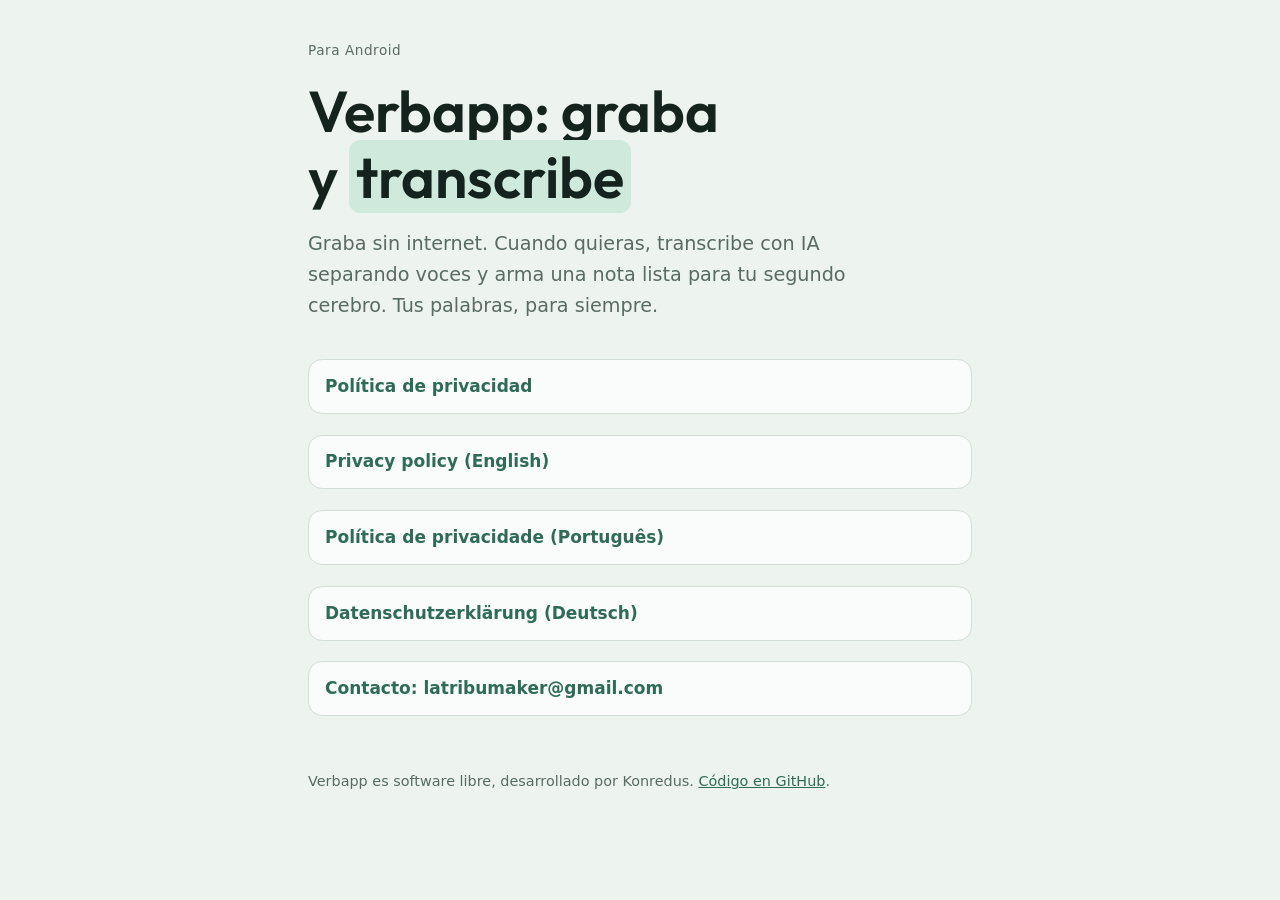
<file: index.html>
<!doctype html>
<html lang="es">
<head>
<meta charset="utf-8">
<meta name="viewport" content="width=device-width, initial-scale=1">
<title>Verbapp: graba y transcribe</title>
<meta name="description" content="Verbapp: grabadora y transcriptor para Android. Graba sin internet y transcribe con IA, separando voces.">
<link rel="stylesheet" href="estilo.css">
</head>
<body>
<main class="home">
  <p class="eyebrow">Para Android</p>
  <h1>Verbapp: graba y <span class="hl">transcribe</span></h1>
  <p class="lead">Graba sin internet. Cuando quieras, transcribe con IA separando voces y arma una nota lista para tu segundo cerebro. Tus palabras, para siempre.</p>
  <ul class="links">
    <li><a href="privacidad.html">Política de privacidad</a></li>
    <li><a href="privacy.html" hreflang="en">Privacy policy (English)</a></li>
    <li><a href="privacidade.html" hreflang="pt-BR">Política de privacidade (Português)</a></li>
    <li><a href="datenschutz.html" hreflang="de">Datenschutzerklärung (Deutsch)</a></li>
    <li><a href="mailto:latribumaker@gmail.com">Contacto: latribumaker@gmail.com</a></li>
  </ul>
  <footer>Verbapp es software libre, desarrollado por Konredus. <a href="https://github.com/Konredus/Android-app-para-grabar-y-transcribir">Código en GitHub</a>.</footer>
</main>
</body>
</html>
</file>
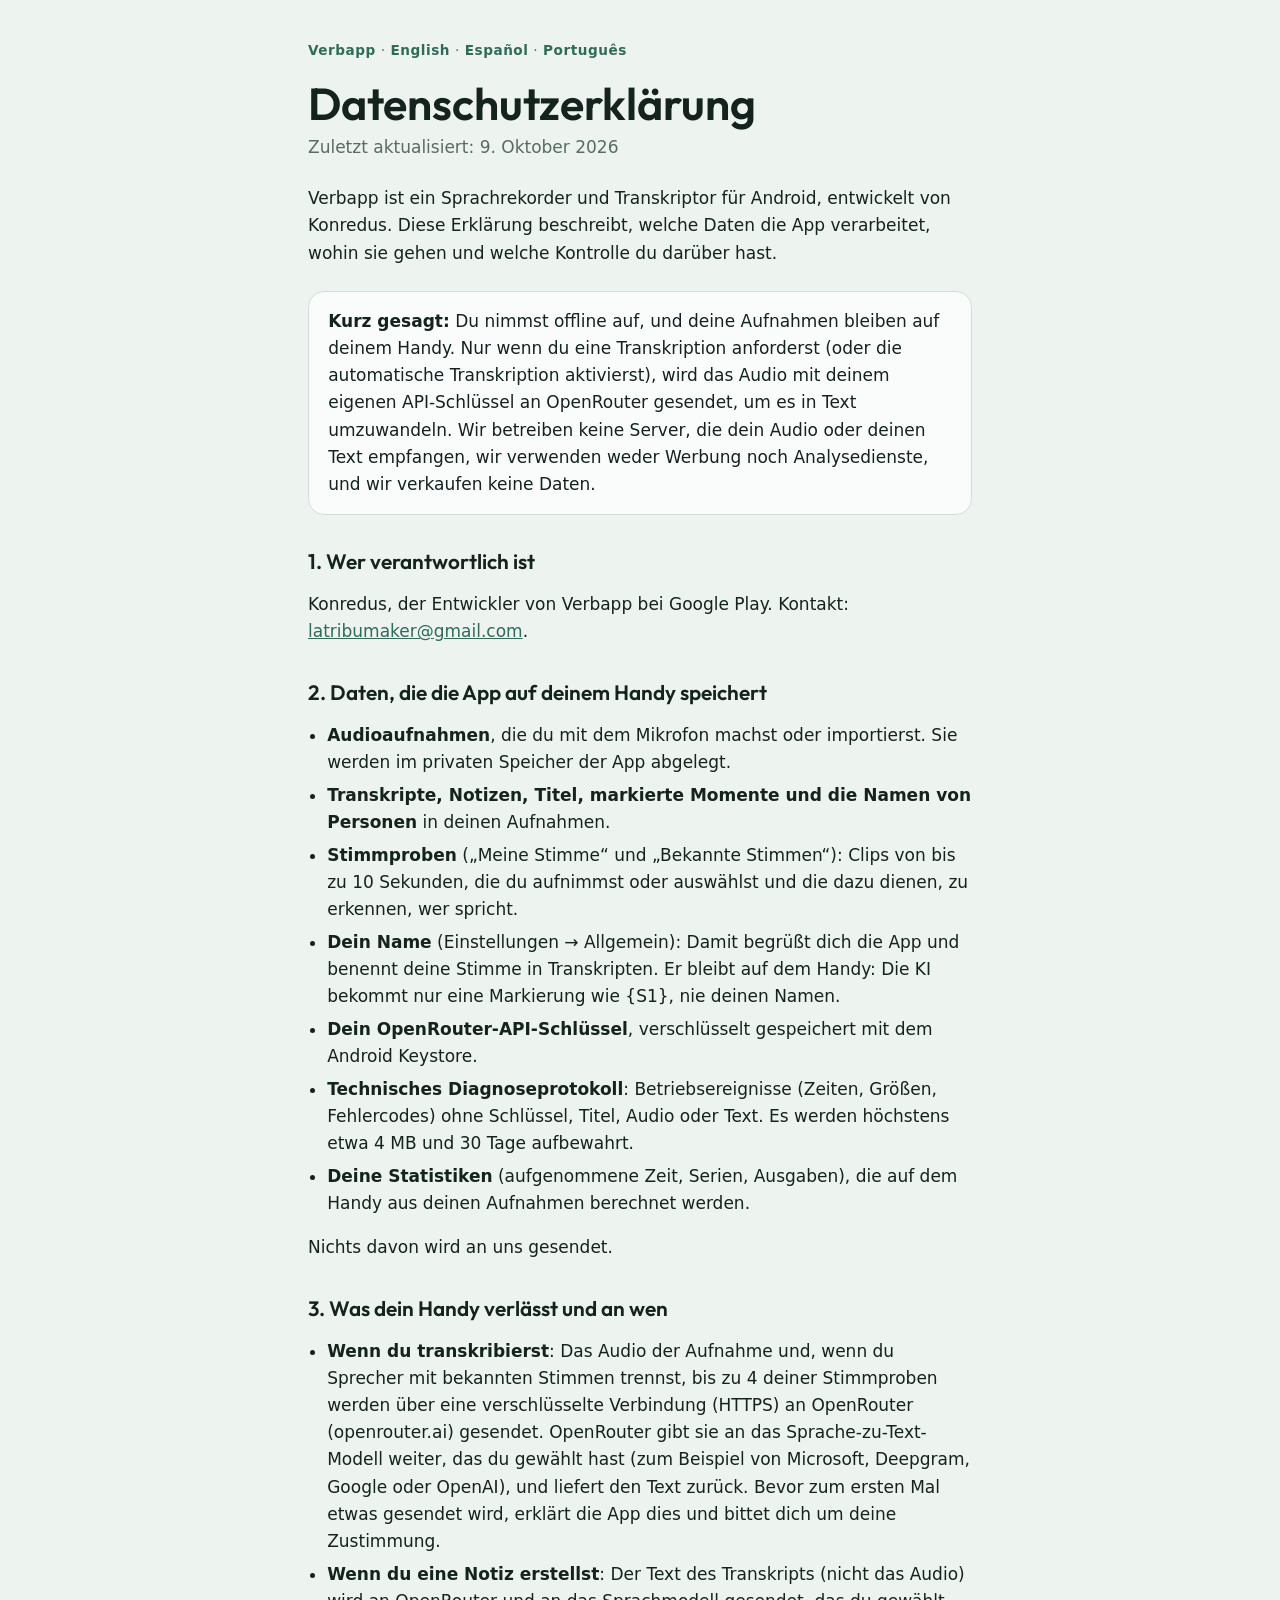
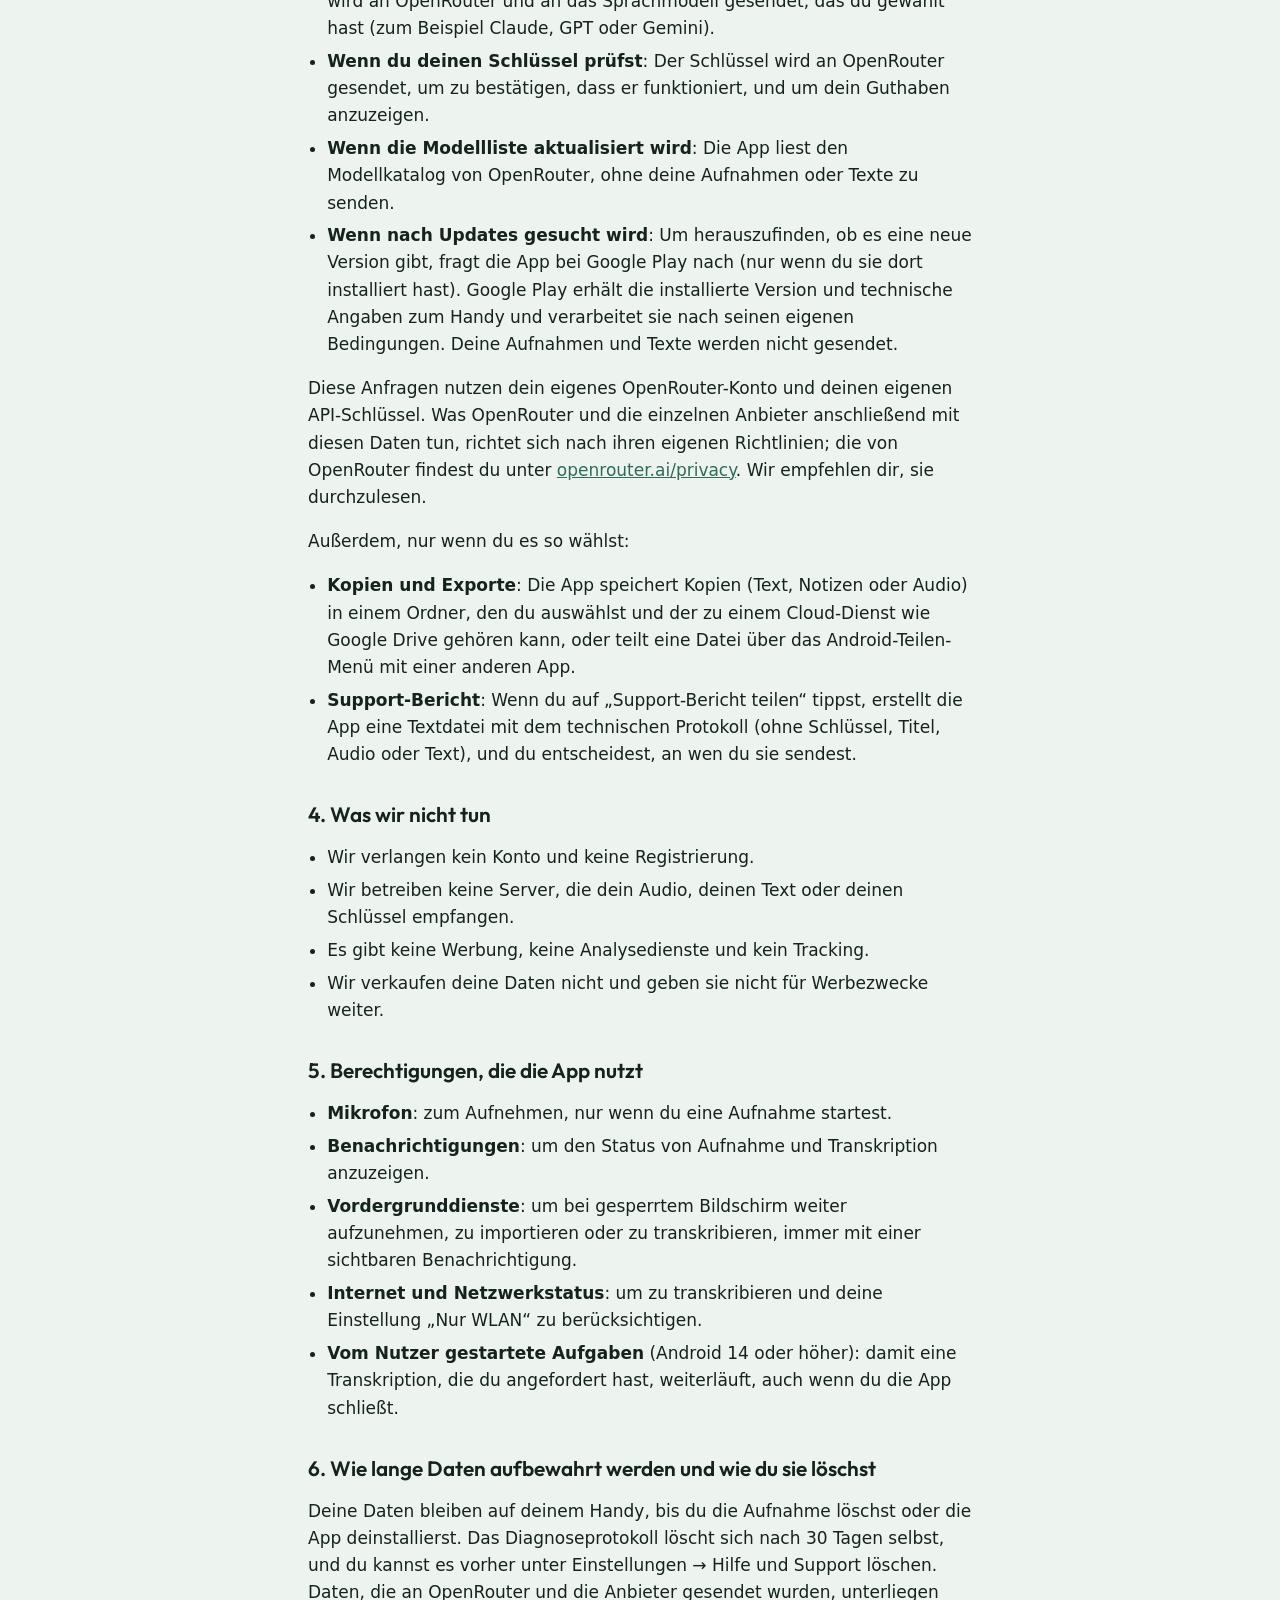
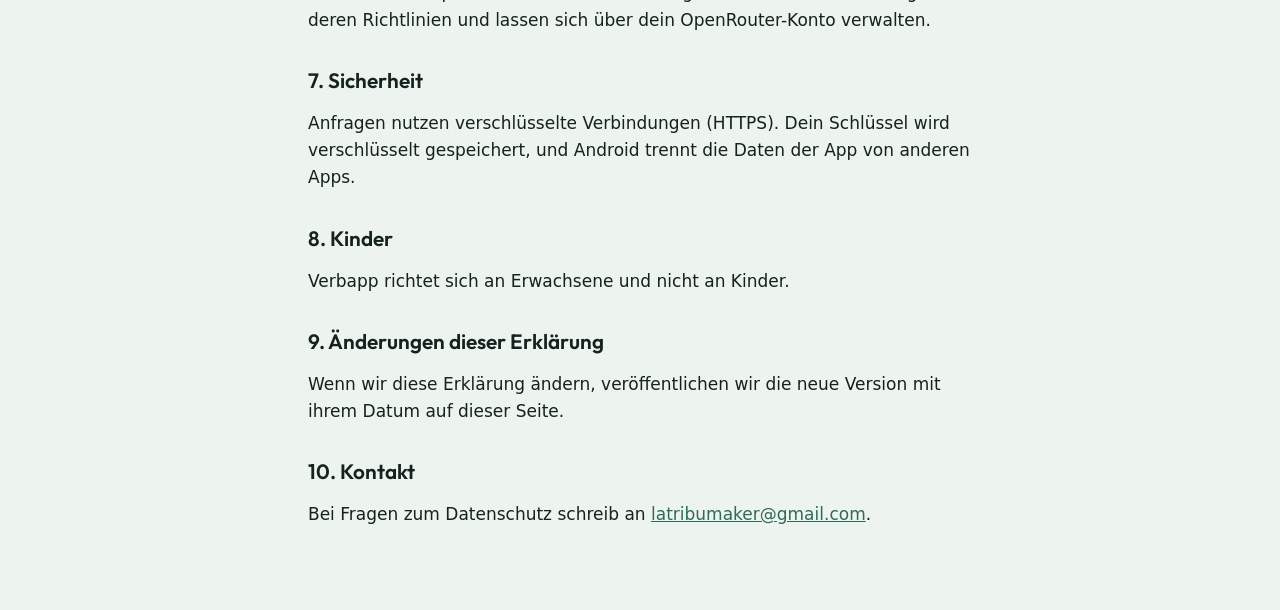
<file: datenschutz.html>
<!doctype html>
<html lang="de">
<head>
<meta charset="utf-8">
<meta name="viewport" content="width=device-width, initial-scale=1">
<title>Datenschutzerklärung · Verbapp</title>
<meta name="description" content="Welche Daten Verbapp verarbeitet, wohin sie gehen und welche Kontrolle du hast.">
<link rel="stylesheet" href="estilo.css">
</head>
<body>
<main class="doc">
  <p class="eyebrow"><a href="./">Verbapp</a> · <a href="privacy.html" hreflang="en">English</a> · <a href="privacidad.html" hreflang="es">Español</a> · <a href="privacidade.html" hreflang="pt-BR">Português</a></p>
  <h1>Datenschutzerklärung</h1>
  <p class="meta">Zuletzt aktualisiert: 9. Oktober 2026</p>

  <p>Verbapp ist ein Sprachrekorder und Transkriptor für Android, entwickelt von Konredus. Diese Erklärung beschreibt, welche Daten die App verarbeitet, wohin sie gehen und welche Kontrolle du darüber hast.</p>

  <div class="summary">
    <p><strong>Kurz gesagt:</strong> Du nimmst offline auf, und deine Aufnahmen bleiben auf deinem Handy. Nur wenn du eine Transkription anforderst (oder die automatische Transkription aktivierst), wird das Audio mit deinem eigenen API-Schlüssel an OpenRouter gesendet, um es in Text umzuwandeln. Wir betreiben keine Server, die dein Audio oder deinen Text empfangen, wir verwenden weder Werbung noch Analysedienste, und wir verkaufen keine Daten.</p>
  </div>

  <h2>1. Wer verantwortlich ist</h2>
  <p>Konredus, der Entwickler von Verbapp bei Google Play. Kontakt: <a href="mailto:latribumaker@gmail.com">latribumaker@gmail.com</a>.</p>

  <h2>2. Daten, die die App auf deinem Handy speichert</h2>
  <ul>
    <li><strong>Audioaufnahmen</strong>, die du mit dem Mikrofon machst oder importierst. Sie werden im privaten Speicher der App abgelegt.</li>
    <li><strong>Transkripte, Notizen, Titel, markierte Momente und die Namen von Personen</strong> in deinen Aufnahmen.</li>
    <li><strong>Stimmproben</strong> („Meine Stimme“ und „Bekannte Stimmen“): Clips von bis zu 10 Sekunden, die du aufnimmst oder auswählst und die dazu dienen, zu erkennen, wer spricht.</li>
    <li><strong>Dein Name</strong> (Einstellungen → Allgemein): Damit begrüßt dich die App und benennt deine Stimme in Transkripten. Er bleibt auf dem Handy: Die KI bekommt nur eine Markierung wie {S1}, nie deinen Namen.</li>
    <li><strong>Dein OpenRouter-API-Schlüssel</strong>, verschlüsselt gespeichert mit dem Android Keystore.</li>
    <li><strong>Technisches Diagnoseprotokoll</strong>: Betriebsereignisse (Zeiten, Größen, Fehlercodes) ohne Schlüssel, Titel, Audio oder Text. Es werden höchstens etwa 4 MB und 30 Tage aufbewahrt.</li>
    <li><strong>Deine Statistiken</strong> (aufgenommene Zeit, Serien, Ausgaben), die auf dem Handy aus deinen Aufnahmen berechnet werden.</li>
  </ul>
  <p>Nichts davon wird an uns gesendet.</p>

  <h2>3. Was dein Handy verlässt und an wen</h2>
  <ul>
    <li><strong>Wenn du transkribierst</strong>: Das Audio der Aufnahme und, wenn du Sprecher mit bekannten Stimmen trennst, bis zu 4 deiner Stimmproben werden über eine verschlüsselte Verbindung (HTTPS) an OpenRouter (openrouter.ai) gesendet. OpenRouter gibt sie an das Sprache-zu-Text-Modell weiter, das du gewählt hast (zum Beispiel von Microsoft, Deepgram, Google oder OpenAI), und liefert den Text zurück. Bevor zum ersten Mal etwas gesendet wird, erklärt die App dies und bittet dich um deine Zustimmung.</li>
    <li><strong>Wenn du eine Notiz erstellst</strong>: Der Text des Transkripts (nicht das Audio) wird an OpenRouter und an das Sprachmodell gesendet, das du gewählt hast (zum Beispiel Claude, GPT oder Gemini).</li>
    <li><strong>Wenn du deinen Schlüssel prüfst</strong>: Der Schlüssel wird an OpenRouter gesendet, um zu bestätigen, dass er funktioniert, und um dein Guthaben anzuzeigen.</li>
    <li><strong>Wenn die Modellliste aktualisiert wird</strong>: Die App liest den Modellkatalog von OpenRouter, ohne deine Aufnahmen oder Texte zu senden.</li>
    <li><strong>Wenn nach Updates gesucht wird</strong>: Um herauszufinden, ob es eine neue Version gibt, fragt die App bei Google Play nach (nur wenn du sie dort installiert hast). Google Play erhält die installierte Version und technische Angaben zum Handy und verarbeitet sie nach seinen eigenen Bedingungen. Deine Aufnahmen und Texte werden nicht gesendet.</li>
  </ul>
  <p>Diese Anfragen nutzen dein eigenes OpenRouter-Konto und deinen eigenen API-Schlüssel. Was OpenRouter und die einzelnen Anbieter anschließend mit diesen Daten tun, richtet sich nach ihren eigenen Richtlinien; die von OpenRouter findest du unter <a href="https://openrouter.ai/privacy">openrouter.ai/privacy</a>. Wir empfehlen dir, sie durchzulesen.</p>
  <p>Außerdem, nur wenn du es so wählst:</p>
  <ul>
    <li><strong>Kopien und Exporte</strong>: Die App speichert Kopien (Text, Notizen oder Audio) in einem Ordner, den du auswählst und der zu einem Cloud-Dienst wie Google Drive gehören kann, oder teilt eine Datei über das Android-Teilen-Menü mit einer anderen App.</li>
    <li><strong>Support-Bericht</strong>: Wenn du auf „Support-Bericht teilen“ tippst, erstellt die App eine Textdatei mit dem technischen Protokoll (ohne Schlüssel, Titel, Audio oder Text), und du entscheidest, an wen du sie sendest.</li>
  </ul>

  <h2>4. Was wir nicht tun</h2>
  <ul>
    <li>Wir verlangen kein Konto und keine Registrierung.</li>
    <li>Wir betreiben keine Server, die dein Audio, deinen Text oder deinen Schlüssel empfangen.</li>
    <li>Es gibt keine Werbung, keine Analysedienste und kein Tracking.</li>
    <li>Wir verkaufen deine Daten nicht und geben sie nicht für Werbezwecke weiter.</li>
  </ul>

  <h2>5. Berechtigungen, die die App nutzt</h2>
  <ul>
    <li><strong>Mikrofon</strong>: zum Aufnehmen, nur wenn du eine Aufnahme startest.</li>
    <li><strong>Benachrichtigungen</strong>: um den Status von Aufnahme und Transkription anzuzeigen.</li>
    <li><strong>Vordergrunddienste</strong>: um bei gesperrtem Bildschirm weiter aufzunehmen, zu importieren oder zu transkribieren, immer mit einer sichtbaren Benachrichtigung.</li>
    <li><strong>Internet und Netzwerkstatus</strong>: um zu transkribieren und deine Einstellung „Nur WLAN“ zu berücksichtigen.</li>
    <li><strong>Vom Nutzer gestartete Aufgaben</strong> (Android 14 oder höher): damit eine Transkription, die du angefordert hast, weiterläuft, auch wenn du die App schließt.</li>
  </ul>

  <h2>6. Wie lange Daten aufbewahrt werden und wie du sie löschst</h2>
  <p>Deine Daten bleiben auf deinem Handy, bis du die Aufnahme löschst oder die App deinstallierst. Das Diagnoseprotokoll löscht sich nach 30 Tagen selbst, und du kannst es vorher unter Einstellungen → Hilfe und Support löschen. Daten, die an OpenRouter und die Anbieter gesendet wurden, unterliegen deren Richtlinien und lassen sich über dein OpenRouter-Konto verwalten.</p>

  <h2>7. Sicherheit</h2>
  <p>Anfragen nutzen verschlüsselte Verbindungen (HTTPS). Dein Schlüssel wird verschlüsselt gespeichert, und Android trennt die Daten der App von anderen Apps.</p>

  <h2>8. Kinder</h2>
  <p>Verbapp richtet sich an Erwachsene und nicht an Kinder.</p>

  <h2>9. Änderungen dieser Erklärung</h2>
  <p>Wenn wir diese Erklärung ändern, veröffentlichen wir die neue Version mit ihrem Datum auf dieser Seite.</p>

  <h2>10. Kontakt</h2>
  <p>Bei Fragen zum Datenschutz schreib an <a href="mailto:latribumaker@gmail.com">latribumaker@gmail.com</a>.</p>
</main>
</body>
</html>
</file>
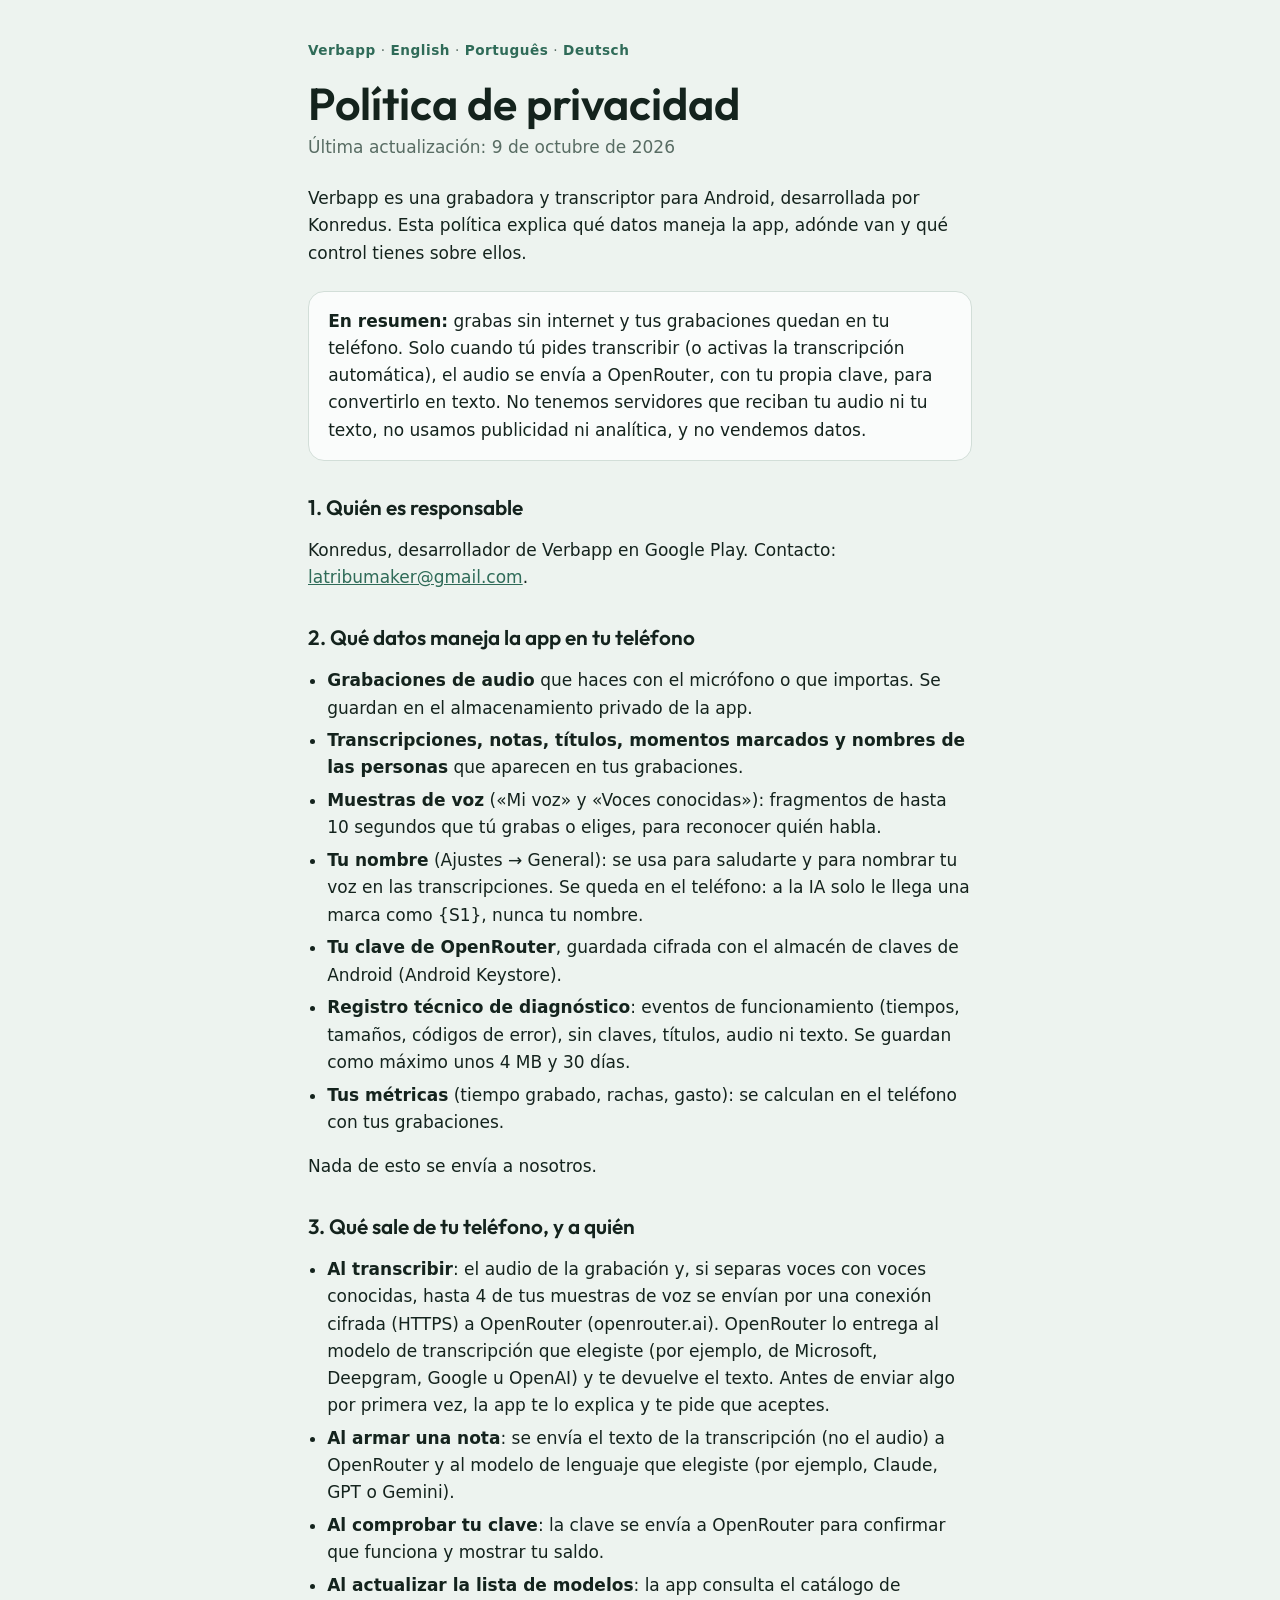
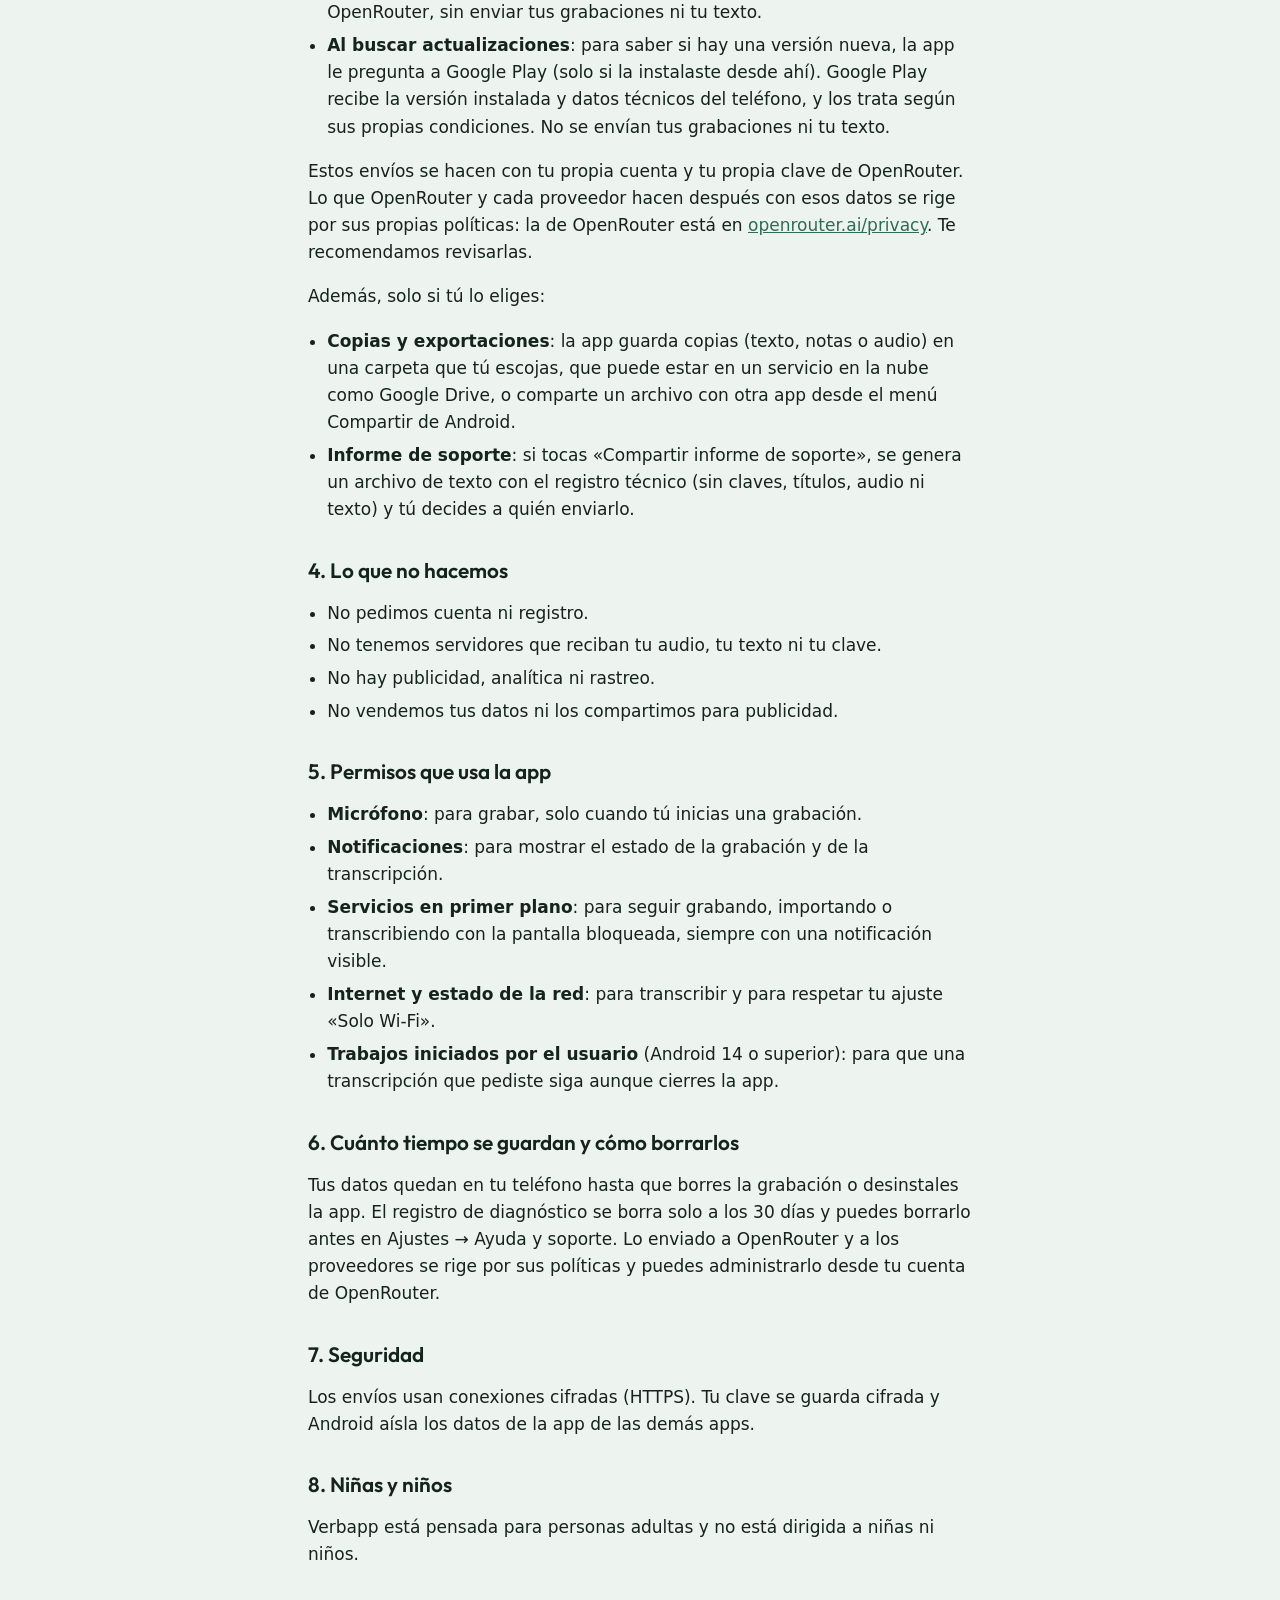
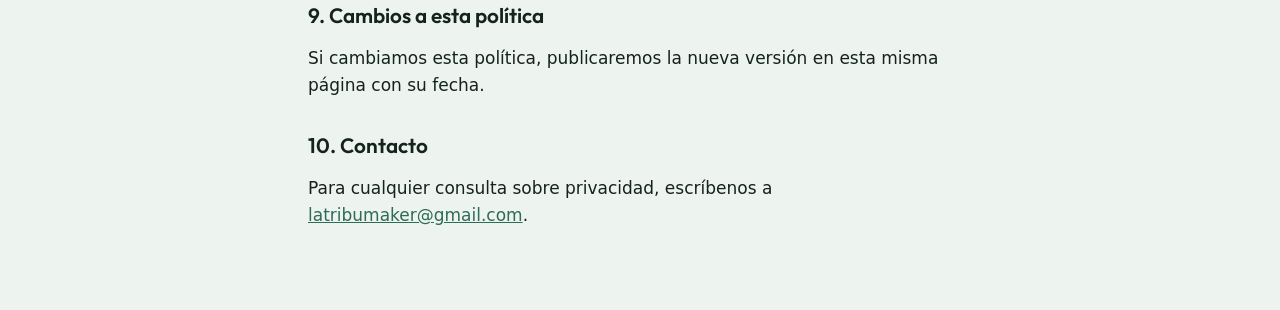
<file: privacidad.html>
<!doctype html>
<html lang="es">
<head>
<meta charset="utf-8">
<meta name="viewport" content="width=device-width, initial-scale=1">
<title>Política de privacidad · Verbapp</title>
<meta name="description" content="Qué datos maneja Verbapp, adónde van y qué control tienes.">
<link rel="stylesheet" href="estilo.css">
</head>
<body>
<main class="doc">
  <p class="eyebrow"><a href="./">Verbapp</a> · <a href="privacy.html" hreflang="en">English</a> · <a href="privacidade.html" hreflang="pt-BR">Português</a> · <a href="datenschutz.html" hreflang="de">Deutsch</a></p>
  <h1>Política de privacidad</h1>
  <p class="meta">Última actualización: 9 de octubre de 2026</p>

  <p>Verbapp es una grabadora y transcriptor para Android, desarrollada por Konredus. Esta política explica qué datos maneja la app, adónde van y qué control tienes sobre ellos.</p>

  <div class="summary">
    <p><strong>En resumen:</strong> grabas sin internet y tus grabaciones quedan en tu teléfono. Solo cuando tú pides transcribir (o activas la transcripción automática), el audio se envía a OpenRouter, con tu propia clave, para convertirlo en texto. No tenemos servidores que reciban tu audio ni tu texto, no usamos publicidad ni analítica, y no vendemos datos.</p>
  </div>

  <h2>1. Quién es responsable</h2>
  <p>Konredus, desarrollador de Verbapp en Google Play. Contacto: <a href="mailto:latribumaker@gmail.com">latribumaker@gmail.com</a>.</p>

  <h2>2. Qué datos maneja la app en tu teléfono</h2>
  <ul>
    <li><strong>Grabaciones de audio</strong> que haces con el micrófono o que importas. Se guardan en el almacenamiento privado de la app.</li>
    <li><strong>Transcripciones, notas, títulos, momentos marcados y nombres de las personas</strong> que aparecen en tus grabaciones.</li>
    <li><strong>Muestras de voz</strong> («Mi voz» y «Voces conocidas»): fragmentos de hasta 10 segundos que tú grabas o eliges, para reconocer quién habla.</li>
    <li><strong>Tu nombre</strong> (Ajustes → General): se usa para saludarte y para nombrar tu voz en las transcripciones. Se queda en el teléfono: a la IA solo le llega una marca como {S1}, nunca tu nombre.</li>
    <li><strong>Tu clave de OpenRouter</strong>, guardada cifrada con el almacén de claves de Android (Android Keystore).</li>
    <li><strong>Registro técnico de diagnóstico</strong>: eventos de funcionamiento (tiempos, tamaños, códigos de error), sin claves, títulos, audio ni texto. Se guardan como máximo unos 4 MB y 30 días.</li>
    <li><strong>Tus métricas</strong> (tiempo grabado, rachas, gasto): se calculan en el teléfono con tus grabaciones.</li>
  </ul>
  <p>Nada de esto se envía a nosotros.</p>

  <h2>3. Qué sale de tu teléfono, y a quién</h2>
  <ul>
    <li><strong>Al transcribir</strong>: el audio de la grabación y, si separas voces con voces conocidas, hasta 4 de tus muestras de voz se envían por una conexión cifrada (HTTPS) a OpenRouter (openrouter.ai). OpenRouter lo entrega al modelo de transcripción que elegiste (por ejemplo, de Microsoft, Deepgram, Google u OpenAI) y te devuelve el texto. Antes de enviar algo por primera vez, la app te lo explica y te pide que aceptes.</li>
    <li><strong>Al armar una nota</strong>: se envía el texto de la transcripción (no el audio) a OpenRouter y al modelo de lenguaje que elegiste (por ejemplo, Claude, GPT o Gemini).</li>
    <li><strong>Al comprobar tu clave</strong>: la clave se envía a OpenRouter para confirmar que funciona y mostrar tu saldo.</li>
    <li><strong>Al actualizar la lista de modelos</strong>: la app consulta el catálogo de OpenRouter, sin enviar tus grabaciones ni tu texto.</li>
    <li><strong>Al buscar actualizaciones</strong>: para saber si hay una versión nueva, la app le pregunta a Google Play (solo si la instalaste desde ahí). Google Play recibe la versión instalada y datos técnicos del teléfono, y los trata según sus propias condiciones. No se envían tus grabaciones ni tu texto.</li>
  </ul>
  <p>Estos envíos se hacen con tu propia cuenta y tu propia clave de OpenRouter. Lo que OpenRouter y cada proveedor hacen después con esos datos se rige por sus propias políticas: la de OpenRouter está en <a href="https://openrouter.ai/privacy">openrouter.ai/privacy</a>. Te recomendamos revisarlas.</p>
  <p>Además, solo si tú lo eliges:</p>
  <ul>
    <li><strong>Copias y exportaciones</strong>: la app guarda copias (texto, notas o audio) en una carpeta que tú escojas, que puede estar en un servicio en la nube como Google Drive, o comparte un archivo con otra app desde el menú Compartir de Android.</li>
    <li><strong>Informe de soporte</strong>: si tocas «Compartir informe de soporte», se genera un archivo de texto con el registro técnico (sin claves, títulos, audio ni texto) y tú decides a quién enviarlo.</li>
  </ul>

  <h2>4. Lo que no hacemos</h2>
  <ul>
    <li>No pedimos cuenta ni registro.</li>
    <li>No tenemos servidores que reciban tu audio, tu texto ni tu clave.</li>
    <li>No hay publicidad, analítica ni rastreo.</li>
    <li>No vendemos tus datos ni los compartimos para publicidad.</li>
  </ul>

  <h2>5. Permisos que usa la app</h2>
  <ul>
    <li><strong>Micrófono</strong>: para grabar, solo cuando tú inicias una grabación.</li>
    <li><strong>Notificaciones</strong>: para mostrar el estado de la grabación y de la transcripción.</li>
    <li><strong>Servicios en primer plano</strong>: para seguir grabando, importando o transcribiendo con la pantalla bloqueada, siempre con una notificación visible.</li>
    <li><strong>Internet y estado de la red</strong>: para transcribir y para respetar tu ajuste «Solo Wi-Fi».</li>
    <li><strong>Trabajos iniciados por el usuario</strong> (Android 14 o superior): para que una transcripción que pediste siga aunque cierres la app.</li>
  </ul>

  <h2>6. Cuánto tiempo se guardan y cómo borrarlos</h2>
  <p>Tus datos quedan en tu teléfono hasta que borres la grabación o desinstales la app. El registro de diagnóstico se borra solo a los 30 días y puedes borrarlo antes en Ajustes → Ayuda y soporte. Lo enviado a OpenRouter y a los proveedores se rige por sus políticas y puedes administrarlo desde tu cuenta de OpenRouter.</p>

  <h2>7. Seguridad</h2>
  <p>Los envíos usan conexiones cifradas (HTTPS). Tu clave se guarda cifrada y Android aísla los datos de la app de las demás apps.</p>

  <h2>8. Niñas y niños</h2>
  <p>Verbapp está pensada para personas adultas y no está dirigida a niñas ni niños.</p>

  <h2>9. Cambios a esta política</h2>
  <p>Si cambiamos esta política, publicaremos la nueva versión en esta misma página con su fecha.</p>

  <h2>10. Contacto</h2>
  <p>Para cualquier consulta sobre privacidad, escríbenos a <a href="mailto:latribumaker@gmail.com">latribumaker@gmail.com</a>.</p>
</main>
</body>
</html>
</file>
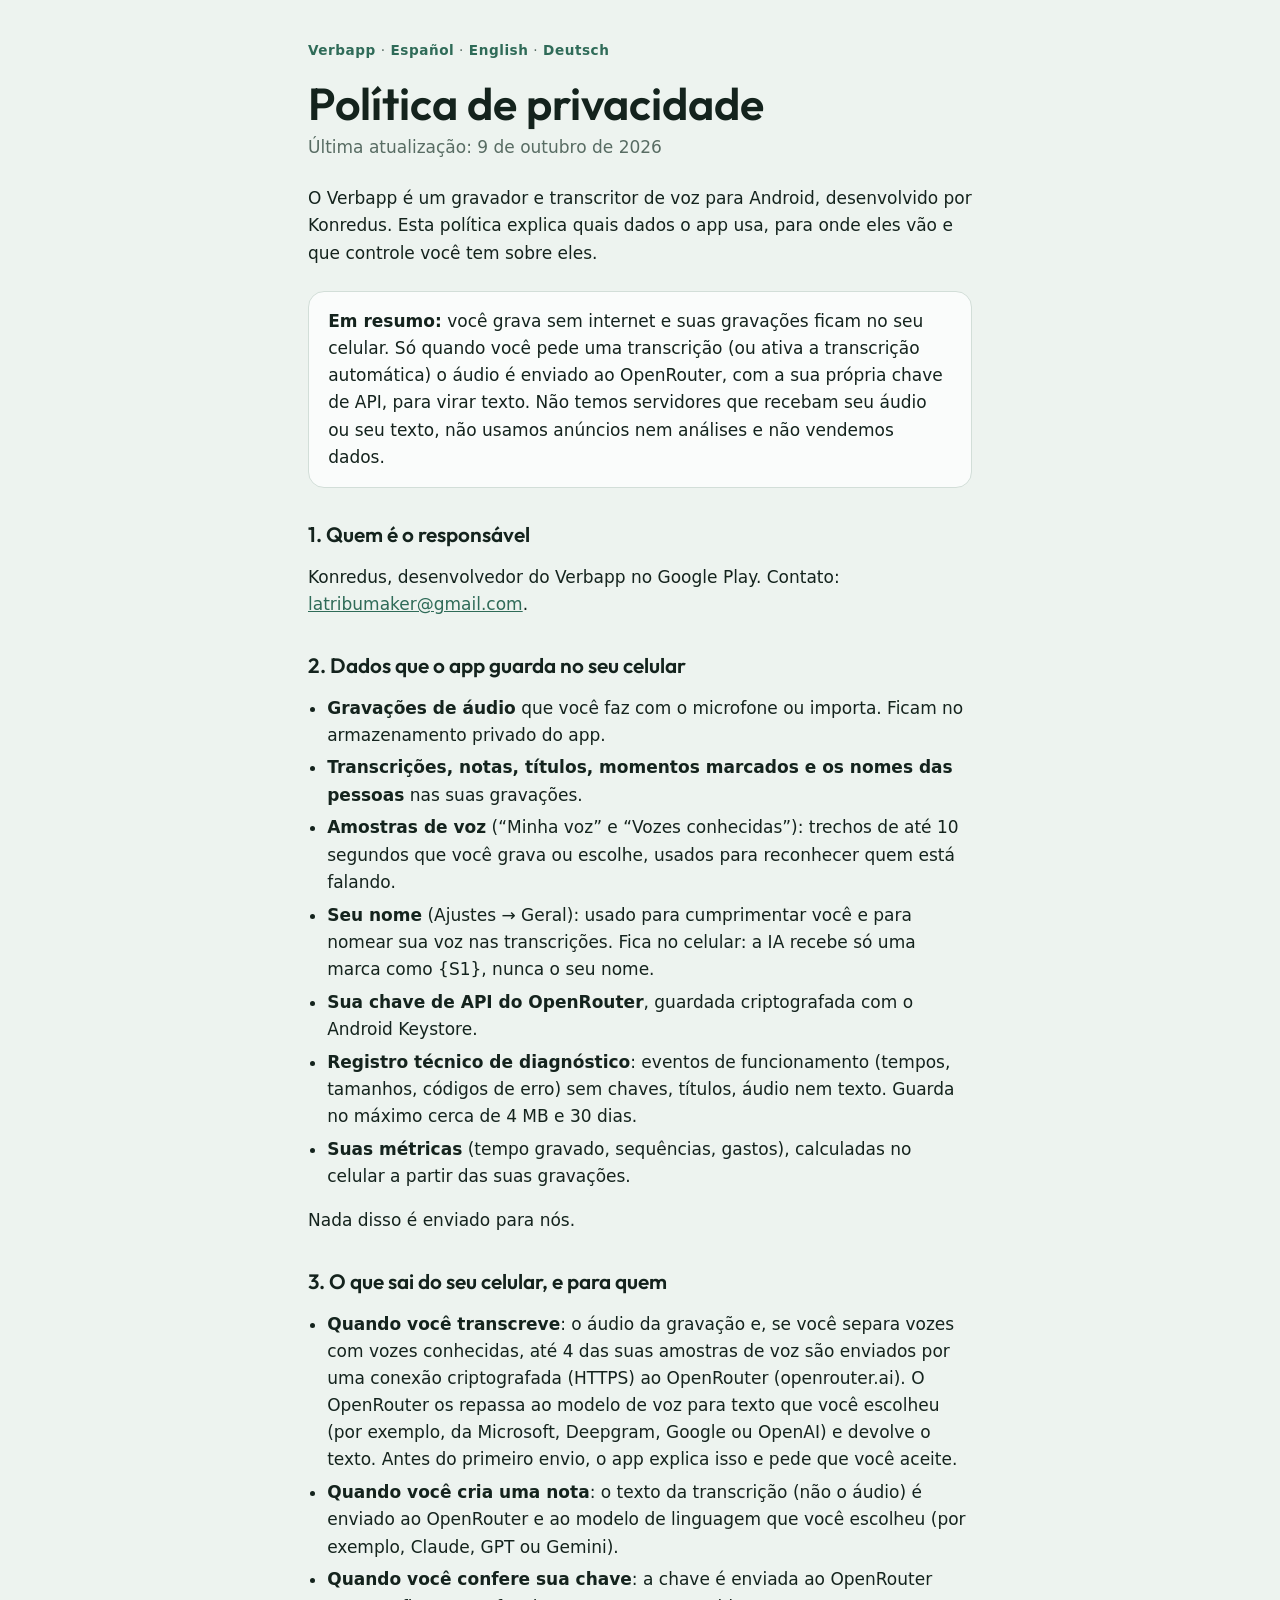
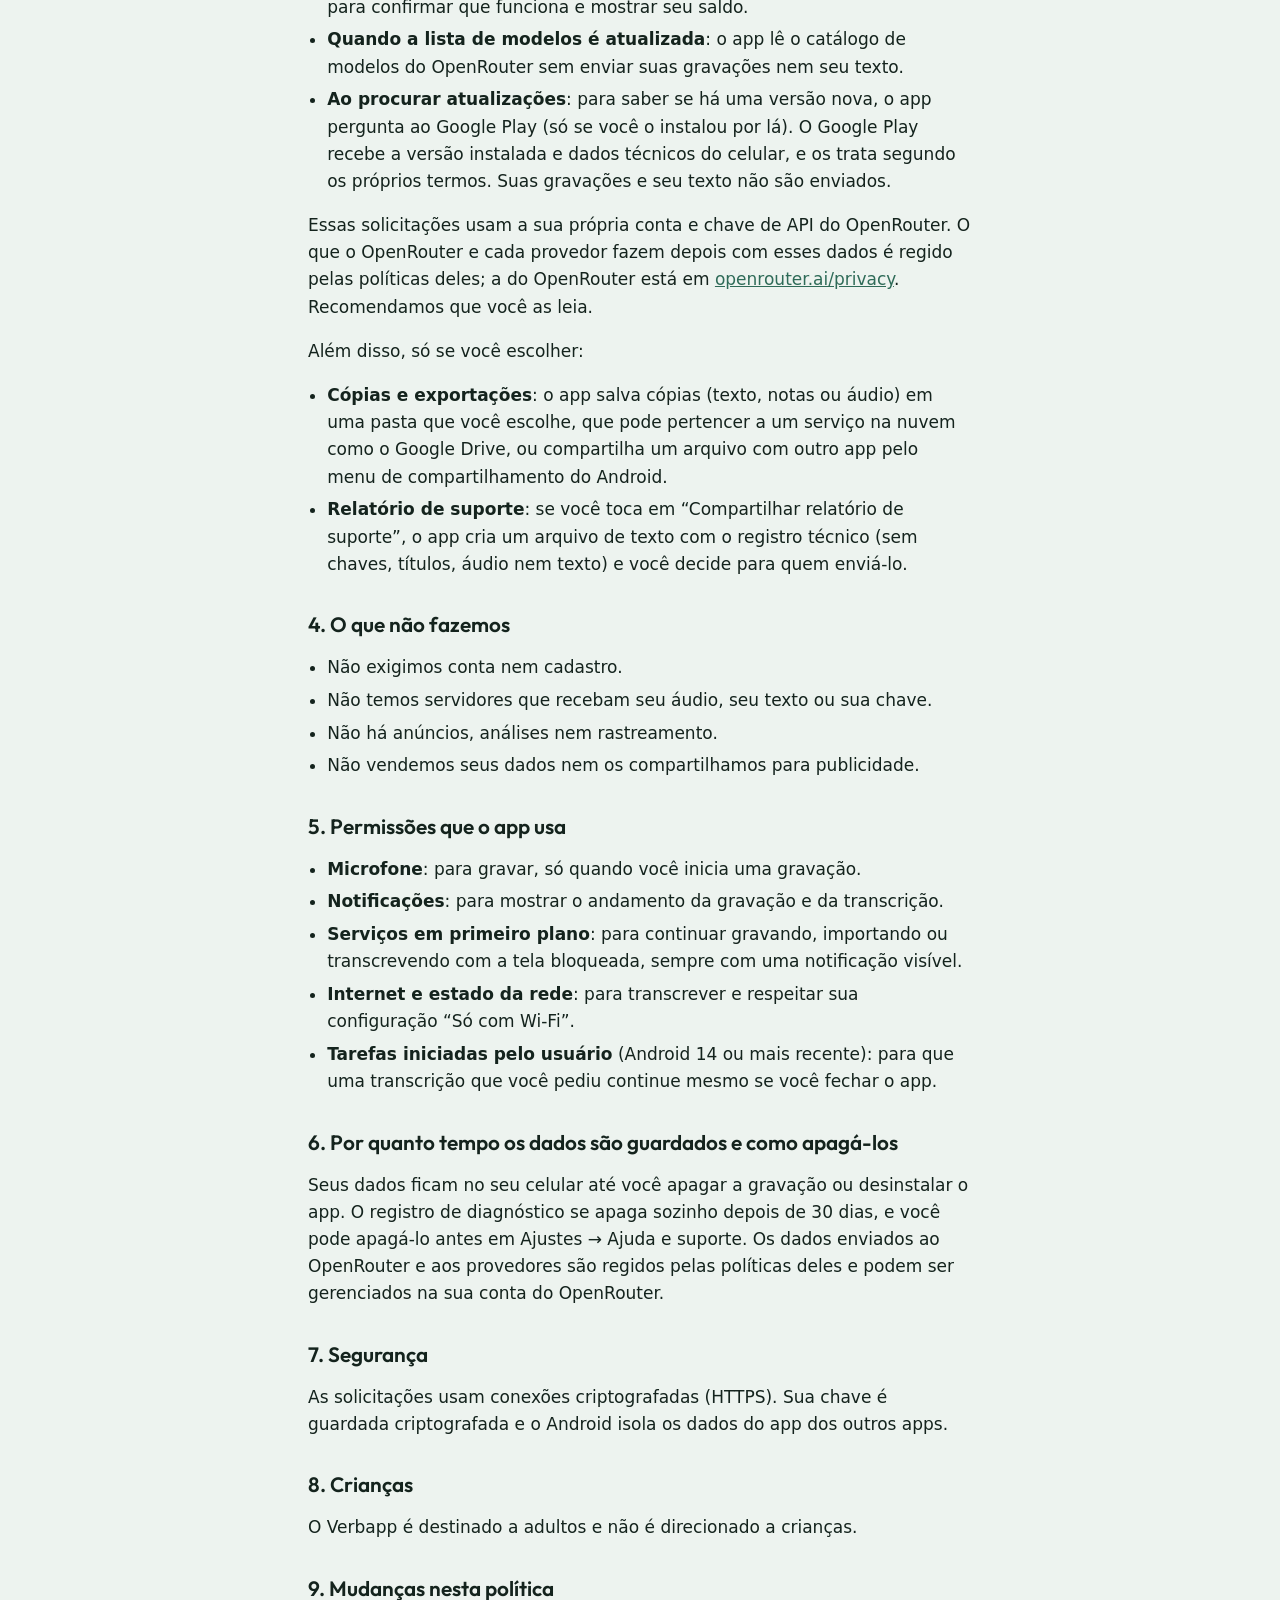
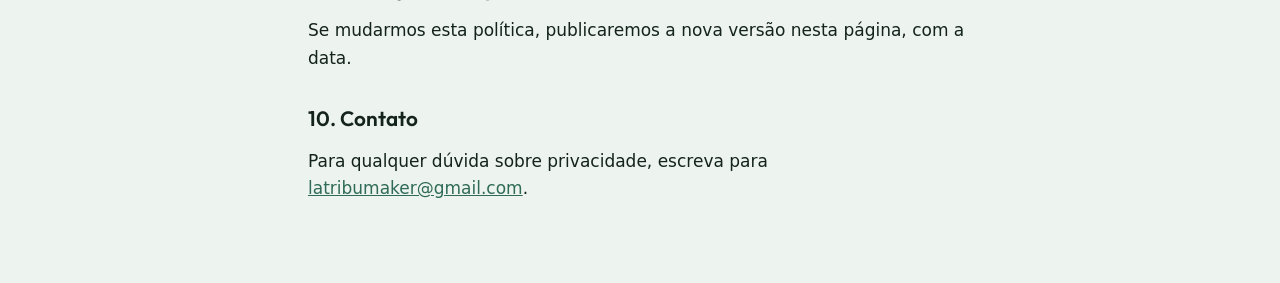
<file: privacidade.html>
<!doctype html>
<html lang="pt-BR">
<head>
<meta charset="utf-8">
<meta name="viewport" content="width=device-width, initial-scale=1">
<title>Política de privacidade · Verbapp</title>
<meta name="description" content="Quais dados o Verbapp usa, para onde vão e que controle você tem.">
<link rel="stylesheet" href="estilo.css">
</head>
<body>
<main class="doc">
  <p class="eyebrow"><a href="./">Verbapp</a> · <a href="privacidad.html" hreflang="es">Español</a> · <a href="privacy.html" hreflang="en">English</a> · <a href="datenschutz.html" hreflang="de">Deutsch</a></p>
  <h1>Política de privacidade</h1>
  <p class="meta">Última atualização: 9 de outubro de 2026</p>

  <p>O Verbapp é um gravador e transcritor de voz para Android, desenvolvido por Konredus. Esta política explica quais dados o app usa, para onde eles vão e que controle você tem sobre eles.</p>

  <div class="summary">
    <p><strong>Em resumo:</strong> você grava sem internet e suas gravações ficam no seu celular. Só quando você pede uma transcrição (ou ativa a transcrição automática) o áudio é enviado ao OpenRouter, com a sua própria chave de API, para virar texto. Não temos servidores que recebam seu áudio ou seu texto, não usamos anúncios nem análises e não vendemos dados.</p>
  </div>

  <h2>1. Quem é o responsável</h2>
  <p>Konredus, desenvolvedor do Verbapp no Google Play. Contato: <a href="mailto:latribumaker@gmail.com">latribumaker@gmail.com</a>.</p>

  <h2>2. Dados que o app guarda no seu celular</h2>
  <ul>
    <li><strong>Gravações de áudio</strong> que você faz com o microfone ou importa. Ficam no armazenamento privado do app.</li>
    <li><strong>Transcrições, notas, títulos, momentos marcados e os nomes das pessoas</strong> nas suas gravações.</li>
    <li><strong>Amostras de voz</strong> (“Minha voz” e “Vozes conhecidas”): trechos de até 10 segundos que você grava ou escolhe, usados para reconhecer quem está falando.</li>
    <li><strong>Seu nome</strong> (Ajustes → Geral): usado para cumprimentar você e para nomear sua voz nas transcrições. Fica no celular: a IA recebe só uma marca como {S1}, nunca o seu nome.</li>
    <li><strong>Sua chave de API do OpenRouter</strong>, guardada criptografada com o Android Keystore.</li>
    <li><strong>Registro técnico de diagnóstico</strong>: eventos de funcionamento (tempos, tamanhos, códigos de erro) sem chaves, títulos, áudio nem texto. Guarda no máximo cerca de 4 MB e 30 dias.</li>
    <li><strong>Suas métricas</strong> (tempo gravado, sequências, gastos), calculadas no celular a partir das suas gravações.</li>
  </ul>
  <p>Nada disso é enviado para nós.</p>

  <h2>3. O que sai do seu celular, e para quem</h2>
  <ul>
    <li><strong>Quando você transcreve</strong>: o áudio da gravação e, se você separa vozes com vozes conhecidas, até 4 das suas amostras de voz são enviados por uma conexão criptografada (HTTPS) ao OpenRouter (openrouter.ai). O OpenRouter os repassa ao modelo de voz para texto que você escolheu (por exemplo, da Microsoft, Deepgram, Google ou OpenAI) e devolve o texto. Antes do primeiro envio, o app explica isso e pede que você aceite.</li>
    <li><strong>Quando você cria uma nota</strong>: o texto da transcrição (não o áudio) é enviado ao OpenRouter e ao modelo de linguagem que você escolheu (por exemplo, Claude, GPT ou Gemini).</li>
    <li><strong>Quando você confere sua chave</strong>: a chave é enviada ao OpenRouter para confirmar que funciona e mostrar seu saldo.</li>
    <li><strong>Quando a lista de modelos é atualizada</strong>: o app lê o catálogo de modelos do OpenRouter sem enviar suas gravações nem seu texto.</li>
    <li><strong>Ao procurar atualizações</strong>: para saber se há uma versão nova, o app pergunta ao Google Play (só se você o instalou por lá). O Google Play recebe a versão instalada e dados técnicos do celular, e os trata segundo os próprios termos. Suas gravações e seu texto não são enviados.</li>
  </ul>
  <p>Essas solicitações usam a sua própria conta e chave de API do OpenRouter. O que o OpenRouter e cada provedor fazem depois com esses dados é regido pelas políticas deles; a do OpenRouter está em <a href="https://openrouter.ai/privacy">openrouter.ai/privacy</a>. Recomendamos que você as leia.</p>
  <p>Além disso, só se você escolher:</p>
  <ul>
    <li><strong>Cópias e exportações</strong>: o app salva cópias (texto, notas ou áudio) em uma pasta que você escolhe, que pode pertencer a um serviço na nuvem como o Google Drive, ou compartilha um arquivo com outro app pelo menu de compartilhamento do Android.</li>
    <li><strong>Relatório de suporte</strong>: se você toca em “Compartilhar relatório de suporte”, o app cria um arquivo de texto com o registro técnico (sem chaves, títulos, áudio nem texto) e você decide para quem enviá-lo.</li>
  </ul>

  <h2>4. O que não fazemos</h2>
  <ul>
    <li>Não exigimos conta nem cadastro.</li>
    <li>Não temos servidores que recebam seu áudio, seu texto ou sua chave.</li>
    <li>Não há anúncios, análises nem rastreamento.</li>
    <li>Não vendemos seus dados nem os compartilhamos para publicidade.</li>
  </ul>

  <h2>5. Permissões que o app usa</h2>
  <ul>
    <li><strong>Microfone</strong>: para gravar, só quando você inicia uma gravação.</li>
    <li><strong>Notificações</strong>: para mostrar o andamento da gravação e da transcrição.</li>
    <li><strong>Serviços em primeiro plano</strong>: para continuar gravando, importando ou transcrevendo com a tela bloqueada, sempre com uma notificação visível.</li>
    <li><strong>Internet e estado da rede</strong>: para transcrever e respeitar sua configuração “Só com Wi-Fi”.</li>
    <li><strong>Tarefas iniciadas pelo usuário</strong> (Android 14 ou mais recente): para que uma transcrição que você pediu continue mesmo se você fechar o app.</li>
  </ul>

  <h2>6. Por quanto tempo os dados são guardados e como apagá-los</h2>
  <p>Seus dados ficam no seu celular até você apagar a gravação ou desinstalar o app. O registro de diagnóstico se apaga sozinho depois de 30 dias, e você pode apagá-lo antes em Ajustes → Ajuda e suporte. Os dados enviados ao OpenRouter e aos provedores são regidos pelas políticas deles e podem ser gerenciados na sua conta do OpenRouter.</p>

  <h2>7. Segurança</h2>
  <p>As solicitações usam conexões criptografadas (HTTPS). Sua chave é guardada criptografada e o Android isola os dados do app dos outros apps.</p>

  <h2>8. Crianças</h2>
  <p>O Verbapp é destinado a adultos e não é direcionado a crianças.</p>

  <h2>9. Mudanças nesta política</h2>
  <p>Se mudarmos esta política, publicaremos a nova versão nesta página, com a data.</p>

  <h2>10. Contato</h2>
  <p>Para qualquer dúvida sobre privacidade, escreva para <a href="mailto:latribumaker@gmail.com">latribumaker@gmail.com</a>.</p>
</main>
</body>
</html>
</file>
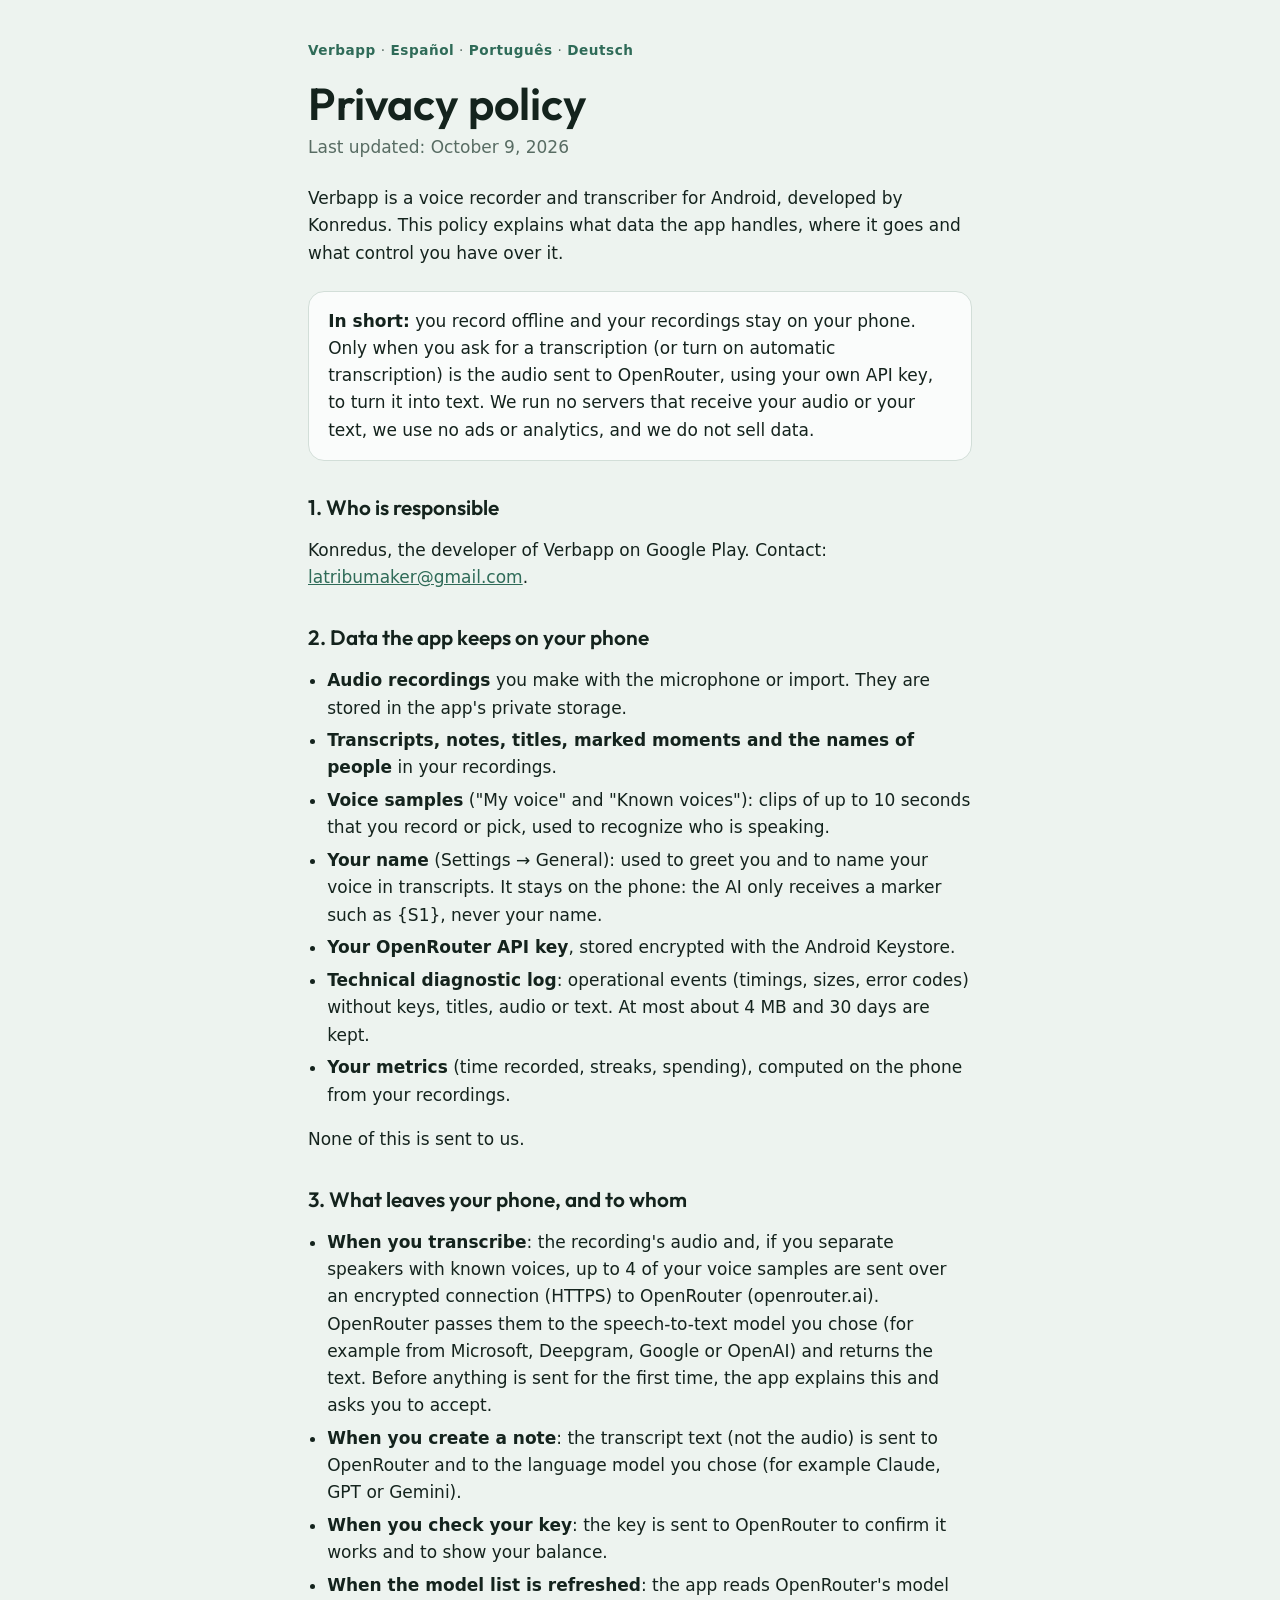
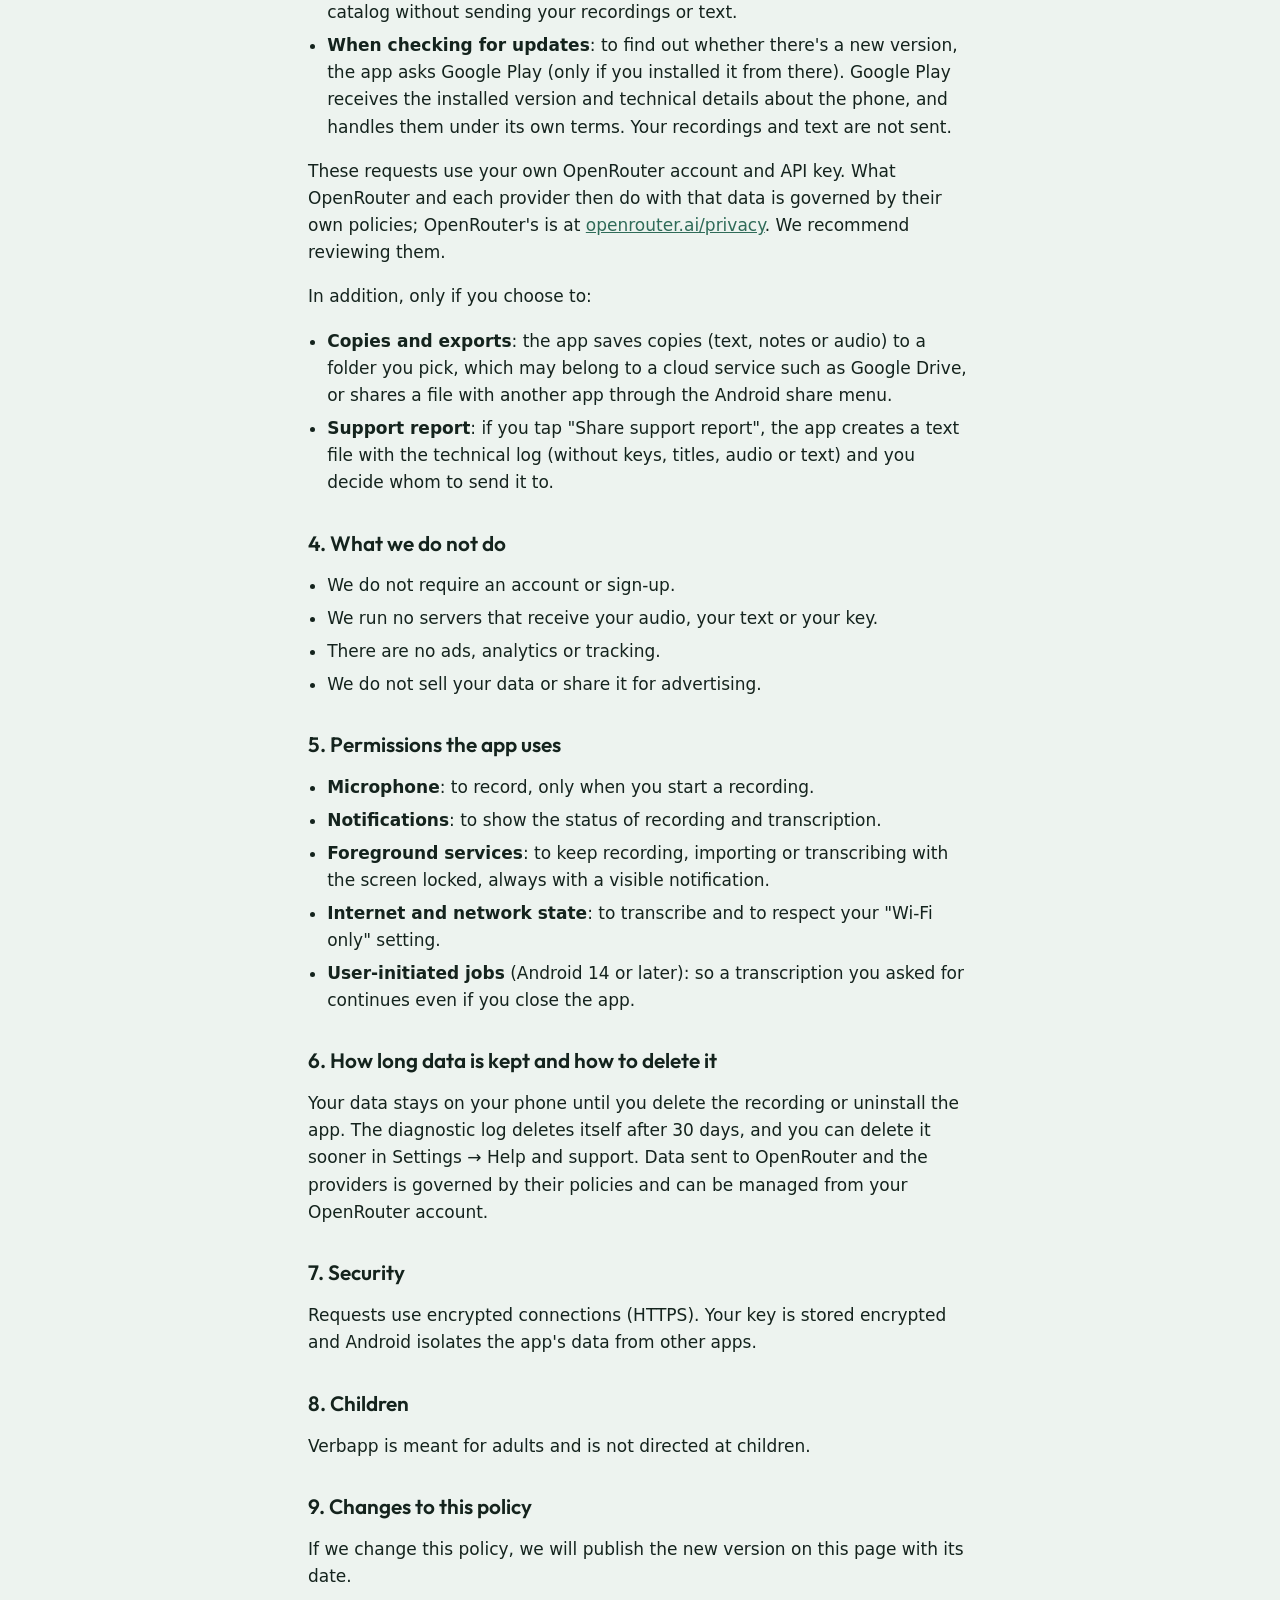
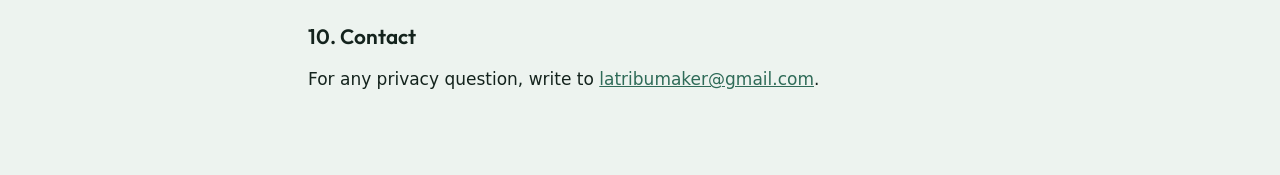
<file: privacy.html>
<!doctype html>
<html lang="en">
<head>
<meta charset="utf-8">
<meta name="viewport" content="width=device-width, initial-scale=1">
<title>Privacy policy · Verbapp</title>
<meta name="description" content="What data Verbapp handles, where it goes and what control you have.">
<link rel="stylesheet" href="estilo.css">
</head>
<body>
<main class="doc">
  <p class="eyebrow"><a href="./">Verbapp</a> · <a href="privacidad.html" hreflang="es">Español</a> · <a href="privacidade.html" hreflang="pt-BR">Português</a> · <a href="datenschutz.html" hreflang="de">Deutsch</a></p>
  <h1>Privacy policy</h1>
  <p class="meta">Last updated: October 9, 2026</p>

  <p>Verbapp is a voice recorder and transcriber for Android, developed by Konredus. This policy explains what data the app handles, where it goes and what control you have over it.</p>

  <div class="summary">
    <p><strong>In short:</strong> you record offline and your recordings stay on your phone. Only when you ask for a transcription (or turn on automatic transcription) is the audio sent to OpenRouter, using your own API key, to turn it into text. We run no servers that receive your audio or your text, we use no ads or analytics, and we do not sell data.</p>
  </div>

  <h2>1. Who is responsible</h2>
  <p>Konredus, the developer of Verbapp on Google Play. Contact: <a href="mailto:latribumaker@gmail.com">latribumaker@gmail.com</a>.</p>

  <h2>2. Data the app keeps on your phone</h2>
  <ul>
    <li><strong>Audio recordings</strong> you make with the microphone or import. They are stored in the app's private storage.</li>
    <li><strong>Transcripts, notes, titles, marked moments and the names of people</strong> in your recordings.</li>
    <li><strong>Voice samples</strong> ("My voice" and "Known voices"): clips of up to 10 seconds that you record or pick, used to recognize who is speaking.</li>
    <li><strong>Your name</strong> (Settings → General): used to greet you and to name your voice in transcripts. It stays on the phone: the AI only receives a marker such as {S1}, never your name.</li>
    <li><strong>Your OpenRouter API key</strong>, stored encrypted with the Android Keystore.</li>
    <li><strong>Technical diagnostic log</strong>: operational events (timings, sizes, error codes) without keys, titles, audio or text. At most about 4 MB and 30 days are kept.</li>
    <li><strong>Your metrics</strong> (time recorded, streaks, spending), computed on the phone from your recordings.</li>
  </ul>
  <p>None of this is sent to us.</p>

  <h2>3. What leaves your phone, and to whom</h2>
  <ul>
    <li><strong>When you transcribe</strong>: the recording's audio and, if you separate speakers with known voices, up to 4 of your voice samples are sent over an encrypted connection (HTTPS) to OpenRouter (openrouter.ai). OpenRouter passes them to the speech-to-text model you chose (for example from Microsoft, Deepgram, Google or OpenAI) and returns the text. Before anything is sent for the first time, the app explains this and asks you to accept.</li>
    <li><strong>When you create a note</strong>: the transcript text (not the audio) is sent to OpenRouter and to the language model you chose (for example Claude, GPT or Gemini).</li>
    <li><strong>When you check your key</strong>: the key is sent to OpenRouter to confirm it works and to show your balance.</li>
    <li><strong>When the model list is refreshed</strong>: the app reads OpenRouter's model catalog without sending your recordings or text.</li>
    <li><strong>When checking for updates</strong>: to find out whether there's a new version, the app asks Google Play (only if you installed it from there). Google Play receives the installed version and technical details about the phone, and handles them under its own terms. Your recordings and text are not sent.</li>
  </ul>
  <p>These requests use your own OpenRouter account and API key. What OpenRouter and each provider then do with that data is governed by their own policies; OpenRouter's is at <a href="https://openrouter.ai/privacy">openrouter.ai/privacy</a>. We recommend reviewing them.</p>
  <p>In addition, only if you choose to:</p>
  <ul>
    <li><strong>Copies and exports</strong>: the app saves copies (text, notes or audio) to a folder you pick, which may belong to a cloud service such as Google Drive, or shares a file with another app through the Android share menu.</li>
    <li><strong>Support report</strong>: if you tap "Share support report", the app creates a text file with the technical log (without keys, titles, audio or text) and you decide whom to send it to.</li>
  </ul>

  <h2>4. What we do not do</h2>
  <ul>
    <li>We do not require an account or sign-up.</li>
    <li>We run no servers that receive your audio, your text or your key.</li>
    <li>There are no ads, analytics or tracking.</li>
    <li>We do not sell your data or share it for advertising.</li>
  </ul>

  <h2>5. Permissions the app uses</h2>
  <ul>
    <li><strong>Microphone</strong>: to record, only when you start a recording.</li>
    <li><strong>Notifications</strong>: to show the status of recording and transcription.</li>
    <li><strong>Foreground services</strong>: to keep recording, importing or transcribing with the screen locked, always with a visible notification.</li>
    <li><strong>Internet and network state</strong>: to transcribe and to respect your "Wi-Fi only" setting.</li>
    <li><strong>User-initiated jobs</strong> (Android 14 or later): so a transcription you asked for continues even if you close the app.</li>
  </ul>

  <h2>6. How long data is kept and how to delete it</h2>
  <p>Your data stays on your phone until you delete the recording or uninstall the app. The diagnostic log deletes itself after 30 days, and you can delete it sooner in Settings → Help and support. Data sent to OpenRouter and the providers is governed by their policies and can be managed from your OpenRouter account.</p>

  <h2>7. Security</h2>
  <p>Requests use encrypted connections (HTTPS). Your key is stored encrypted and Android isolates the app's data from other apps.</p>

  <h2>8. Children</h2>
  <p>Verbapp is meant for adults and is not directed at children.</p>

  <h2>9. Changes to this policy</h2>
  <p>If we change this policy, we will publish the new version on this page with its date.</p>

  <h2>10. Contact</h2>
  <p>For any privacy question, write to <a href="mailto:latribumaker@gmail.com">latribumaker@gmail.com</a>.</p>
</main>
</body>
</html>
</file>
<file: estilo.css>
@import url("https://fonts.googleapis.com/css2?family=Outfit:wght@400;500;600&display=swap");

:root {
  --paper: #EDF3EF; --leaf: #FAFCFB; --ink: #14231D; --muted: #586C63; --brand: #2F6B58; --mint: #CFE9DC; --line: #D2DED8;
  color-scheme: light;
}
@media (prefers-color-scheme: dark) {
  :root { --paper: #0B1411; --leaf: #13201B; --ink: #E2EDE7; --muted: #99B1A6; --brand: #8ACBB1; --mint: #1C3A2E; --line: #24382F; color-scheme: dark; }
}
* { box-sizing: border-box; }
body { margin: 0; background: var(--paper); color: var(--ink); font: 1.0625rem/1.6 system-ui, "Segoe UI", Roboto, sans-serif; }
a { color: var(--brand); }
h1, h2 { font-family: "Outfit", system-ui, sans-serif; font-weight: 600; line-height: 1.15; text-wrap: balance; }
.doc, .home { max-width: 44rem; margin: 0 auto; padding: 2.5rem 20px 4rem; }
.eyebrow { font-size: .85rem; letter-spacing: .04em; color: var(--muted); margin: 0 0 1rem; }
.eyebrow a { text-decoration: none; font-weight: 600; }
h1 { font-size: clamp(2rem, 6vw, 2.8rem); margin: 0 0 .3rem; }
h2 { font-size: 1.3rem; margin: 2.2rem 0 .6rem; }
.meta { color: var(--muted); margin: 0 0 1.5rem; }
.summary { background: var(--leaf); border: 1px solid var(--line); border-radius: 16px; padding: 1rem 1.2rem; margin: 1.5rem 0; }
.summary p { margin: 0; }
ul { padding-left: 1.2rem; }
li { margin: .35rem 0; }
.hl { background: var(--mint); border-radius: .2em; padding: 0 .12em; }
.home h1 { font-size: clamp(2.4rem, 8vw, 3.6rem); }
.lead { font-size: 1.2rem; color: var(--muted); max-width: 36rem; }
.links { display: grid; gap: .6rem; margin: 2rem 0; padding: 0; list-style: none; }
.links a { display: block; background: var(--leaf); border: 1px solid var(--line); border-radius: 14px; padding: .8rem 1rem; text-decoration: none; font-weight: 600; }
.links a:hover { border-color: var(--brand); }
footer { color: var(--muted); font-size: .9rem; margin-top: 3rem; }
</file>
